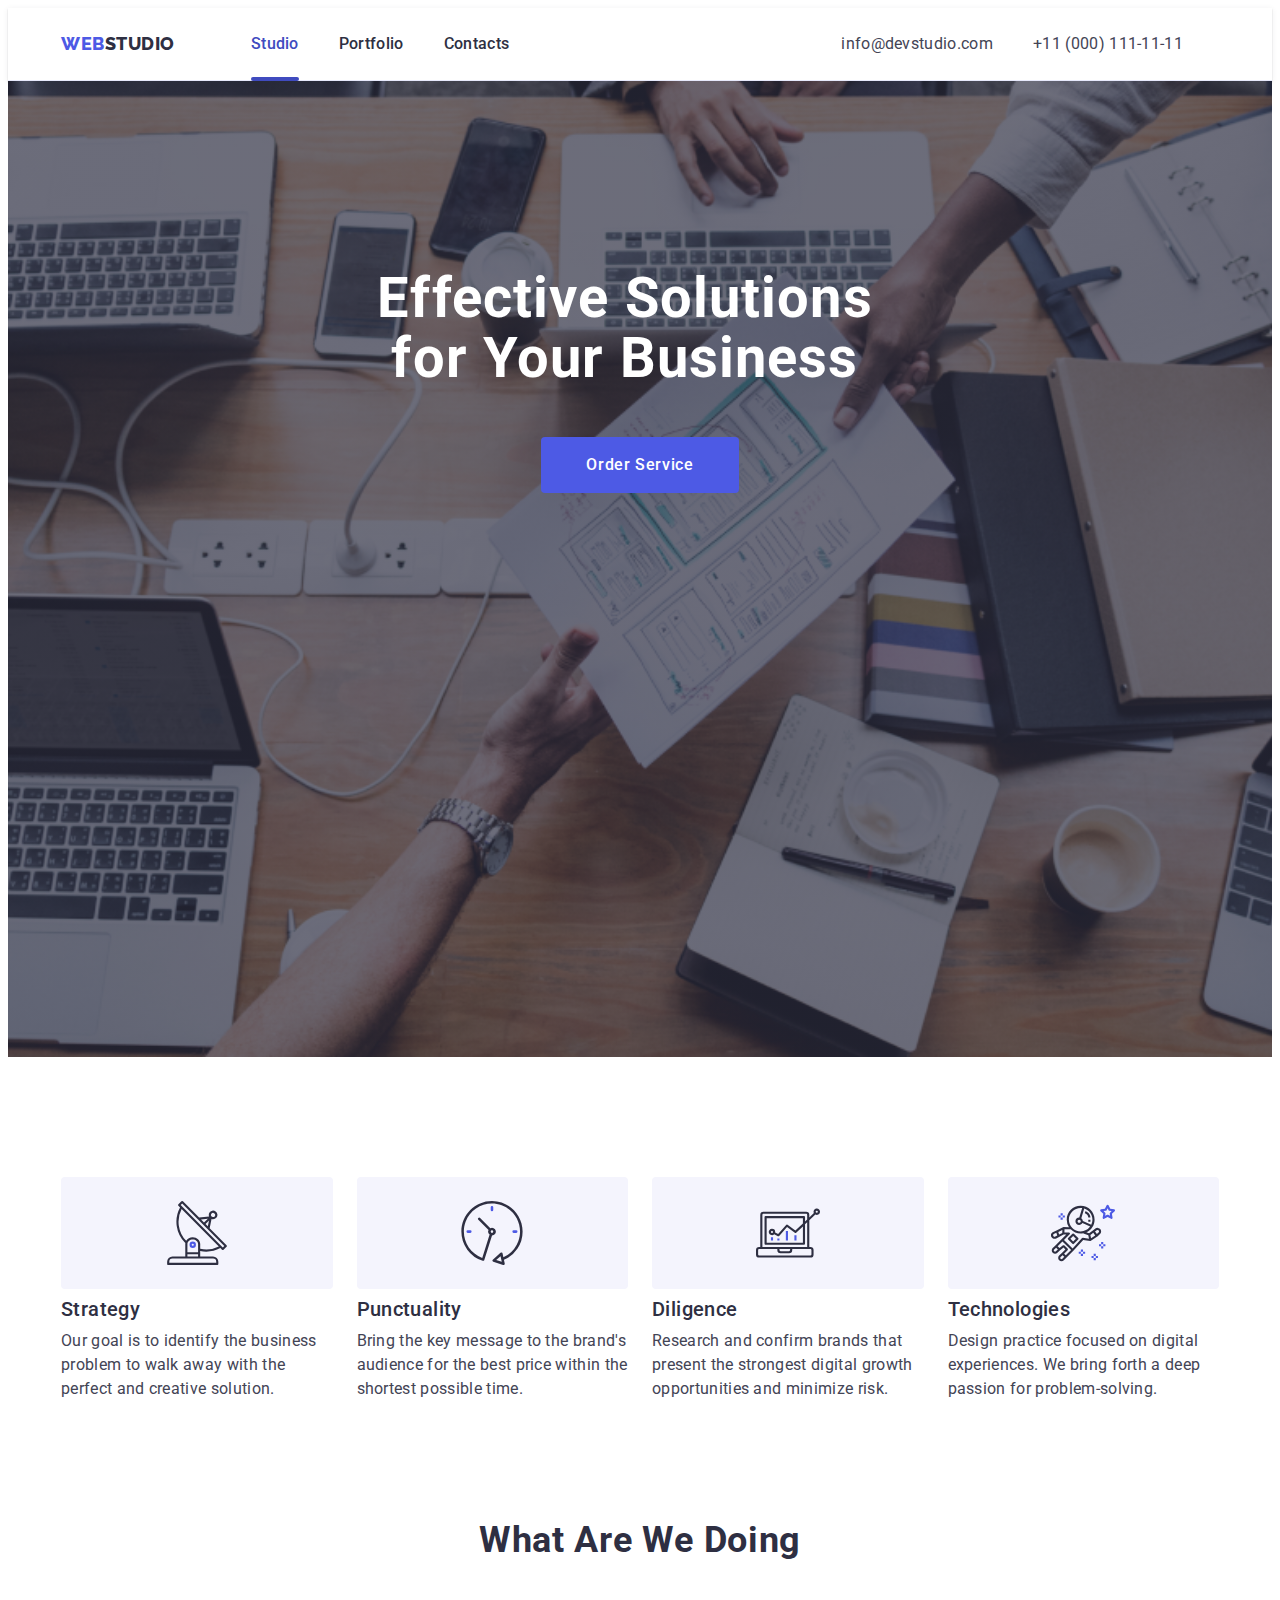
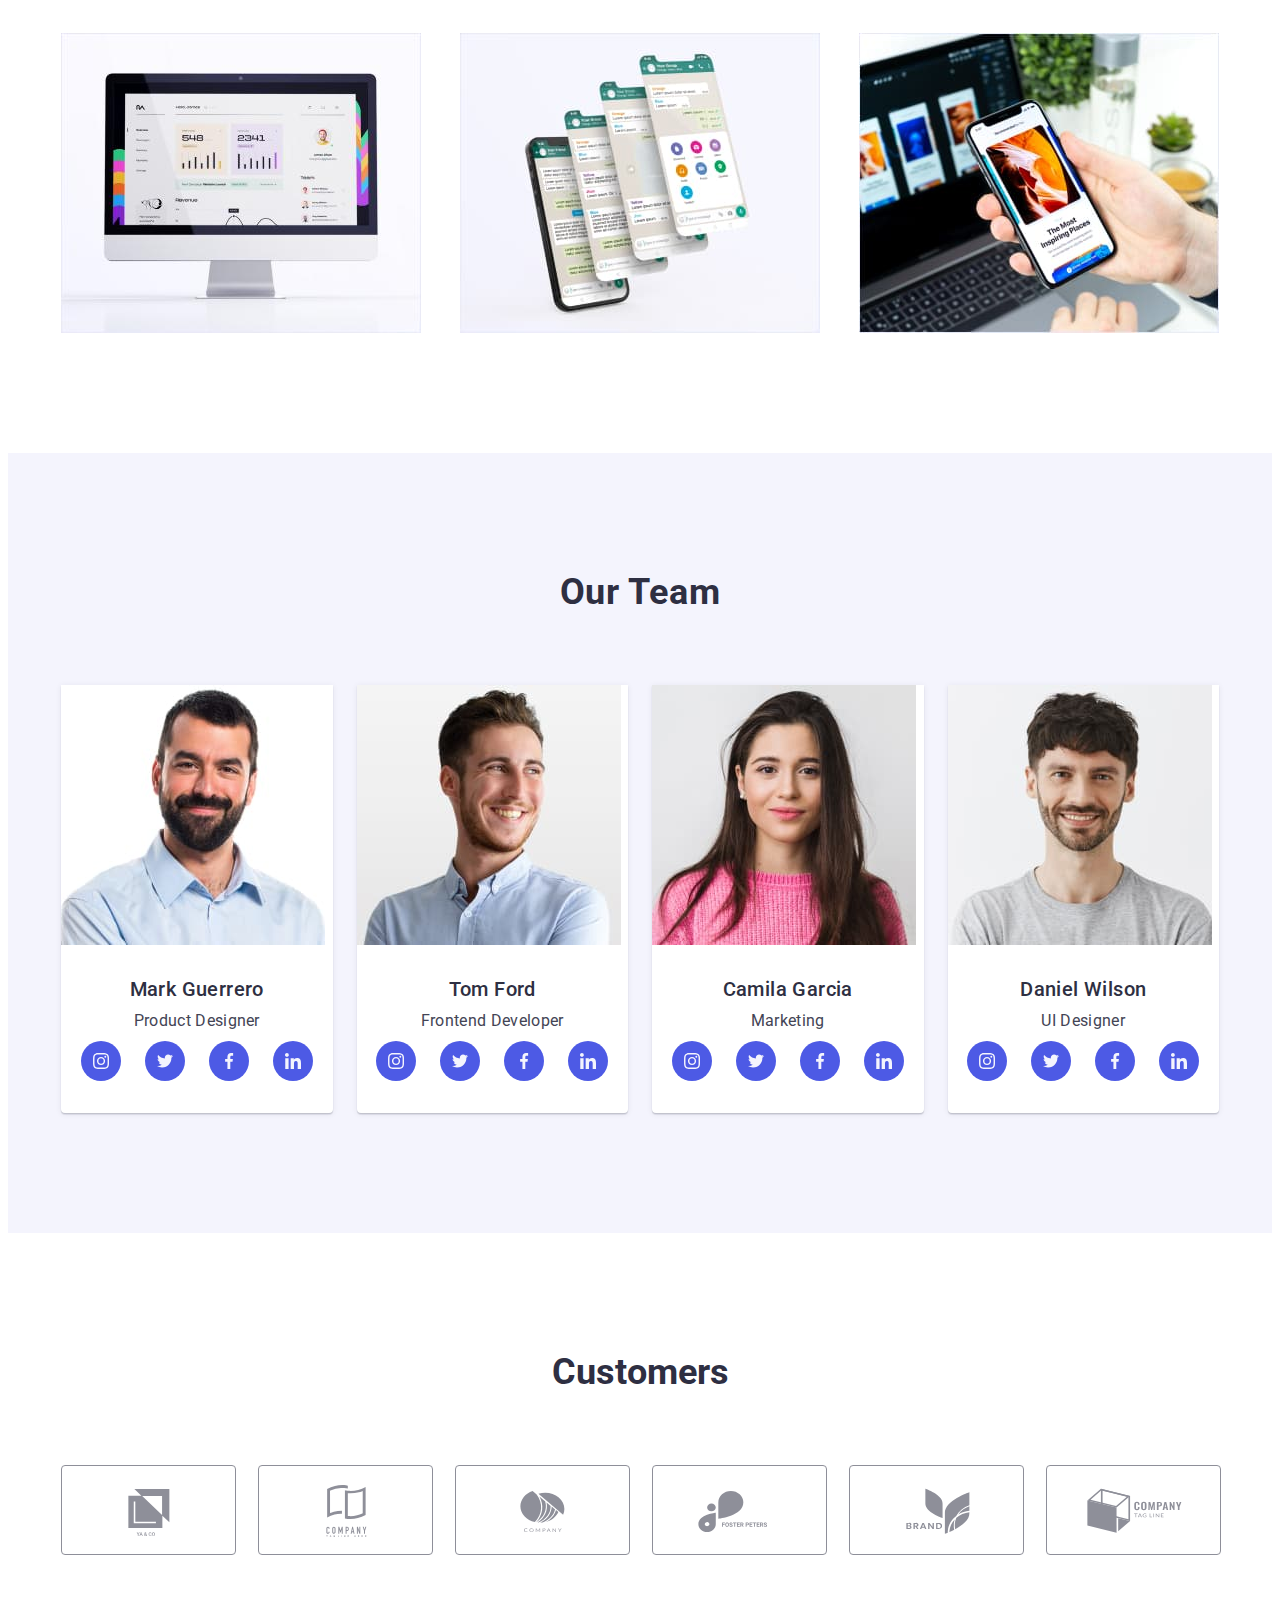
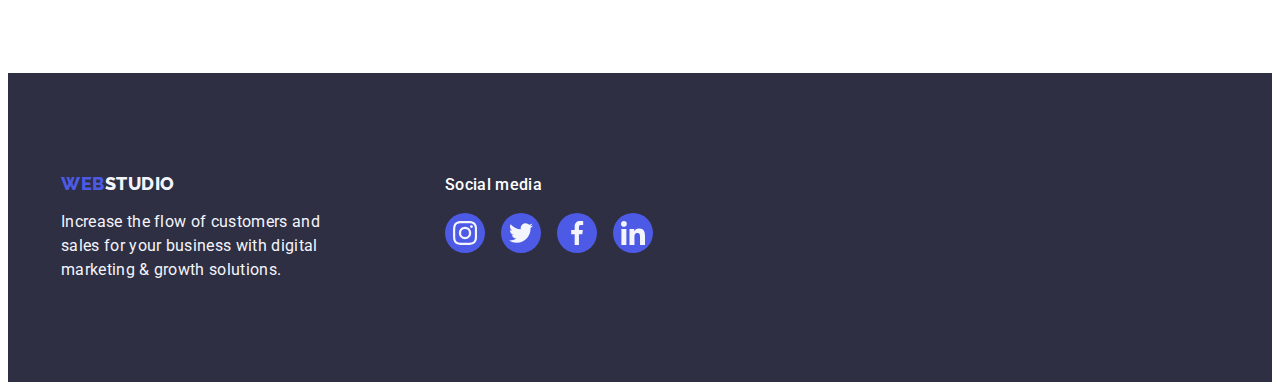
<file: index.html>
<!DOCTYPE html>
<html lang="en">
  <head>
    <meta charset="UTF-8" />
    <meta http-equiv="X-UA-Compatible" content="IE=edge" />
    <meta name="viewport" content="width=device-width, initial-scale=1.0" />
    <!--*+++++++++++++++++++++++++++++++++++++++++++ Connect Fonts +++++++++++++++++++++++++++++++-->
    <link rel="preconnect" href="https://fonts.googleapis.com" />
    <link rel="preconnect" href="https://fonts.gstatic.com" crossorigin />
    <link
      href="https://fonts.googleapis.com/css2?family=Raleway:wght@800&family=Roboto:wght@400;500;700&display=swap"
      rel="stylesheet"
    />
    <!--*+++++++++++++++++++++++++++++++++ Connect normalizer and my stylesheet +++++++++++++++++++++++-->
    <link
      rel="stylesheet"
      href="https://cdnjs.cloudflare.com/ajax/libs/modern-normalize/2.0.0/modern-normalize.min.css"
      integrity="sha512-4xo8blKMVCiXpTaLzQSLSw3KFOVPWhm/TRtuPVc4WG6kUgjH6J03IBuG7JZPkcWMxJ5huwaBpOpnwYElP/m6wg=="
      crossorigin="anonymous"
      referrerpolicy="no-referrer"
    />
    <link rel="stylesheet" href="./css/styles.css" />

    <title>Web Studio</title>
  </head>
  <body class="mainpage">
    <!--*+++++++++++++++++++++++++++++++++++++++++ HEADER +++++++++++++++++++++++++++++++++++-->
    <header class="header">
      <div class="container">
        <nav class="header-navi">
          <a class="header-logo link" href="./index.html"
            >web<span class="header-logo-studio">Studio</span></a
          >
          <ul class="header-bar list">
            <li class="header-link-item">
              <a class="header-link link activ" href="./index.html">Studio</a>
            </li>
            <li class="header-link-item">
              <a class="header-link link" href="./portfolio.html">Portfolio</a>
            </li>
            <li class="header-link-item">
              <a class="header-link link" href="">Contacts</a>
            </li>
          </ul>
        </nav>
        <address class="header-adrs">
          <ul class="header-address-list list">
            <li class="header-address-item">
              <a class="header-address link" href="mailto:info@devstudio.com"
                >info@devstudio.com</a
              >
            </li>
            <li class="header-address-item">
              <a class="header-address link" href="tel:+110001111111"
                >+11 (000) 111-11-11</a
              >
            </li>
          </ul>
        </address>
      </div>
    </header>
    <main>
      <!--*++++++++++++++++++++++++++++++++++ SECTION 1 HERO ++++++++++++++++++++++-->

      <section class="hero bg-img">
        <div class="container">
          <h1 class="hero-title">Effective Solutions for Your Business</h1>
          <button class="hero-btn" type="button" data-modal-open="backdrop">
            Order Service
          </button>
        </div>
      </section>

      <!--*+++++++++++++++++++++++++++++++++ SECTION 2 OUR FEATEURES ++++++++++++++++++-->

      <section class="features">
        <div class="container">
          <h2 class="features-title visually-hidden">Features</h2>
          <ul class="features-list list">
            <li class="features-list-item">
              <div class="featur-icon">
                <svg class="features-list-icon" width="64" height="64">
                  <use href="./images/icons.svg#icon-antenna"></use>
                </svg>
              </div>

              <h3 class="features-list-title">Strategy</h3>
              <p class="features-list-text">
                Our goal is to identify the business problem to walk away with
                the perfect and creative solution.
              </p>
            </li>
            <li class="features-list-item">
              <div class="featur-icon">
                <svg class="features-list-icon" width="64" height="64">
                  <use href="./images/icons.svg#icon-clock"></use>
                </svg>
              </div>
              <h3 class="features-list-title">Punctuality</h3>
              <p class="features-list-text">
                Bring the key message to the brand's audience for the best price
                within the shortest possible time.
              </p>
            </li>
            <li class="features-list-item">
              <div class="featur-icon">
                <svg class="features-list-icon" width="64" height="64">
                  <use href="./images/icons.svg#icon-diagram"></use>
                </svg>
              </div>

              <h3 class="features-list-title">Diligence</h3>
              <p class="features-list-text">
                Research and confirm brands that present the strongest digital
                growth opportunities and minimize risk.
              </p>
            </li>
            <li class="features-list-item">
              <div class="featur-icon">
                <svg class="features-list-icon" width="64" height="64">
                  <use href="./images/icons.svg#icon-astronaut"></use>
                </svg>
              </div>
              <h3 class="features-list-title">Technologies</h3>
              <p class="features-list-text">
                Design practice focused on digital experiences. We bring forth a
                deep passion for problem-solving.
              </p>
            </li>
          </ul>
        </div>
      </section>
      <!--*++++++++++++++++++++++++++++++++++++++++++ SECTION 3 OUR JOB ++++++++++-->

      <section class="ourjob">
        <div class="container">
          <h2 class="ourjob-title">What are we doing</h2>

          <ul class="ourjob-list list">
            <li class="ourjob-list-item">
              <img
                src="./images/Analitics.jpg"
                alt="Web analytics"
                width="360"
              />
            </li>
            <li class="ourjob-list-item">
              <img src="./images/Plugins.jpg" alt="Plugins" width="360" />
            </li>
            <li class="ourjob-list-item">
              <img
                src="./images/Cross-Platform.jpg"
                alt="Cross-Platform"
                width="360"
              />
            </li>
          </ul>
        </div>
      </section>
      <!--*+++++++++++++++++++++++++++++++++++++ SECTION 4 OUR  TEAM  +++++++++++++++++++-->
      <section class="ourteam">
        <div class="container">
          <h2 class="ourteam-title">Our Team</h2>
          <ul class="ourteam-list list">
            <li class="ourteam-list-item">
              <img
                class="ourteam-list-pic"
                src="./images/Mark.jpg"
                alt="photo Mark"
                width="264"
              />
              <div class="namestatus">
                <h3 class="ourteam-list-name">Mark Guerrero</h3>
                <p class="ourteam-list-jobtitle">Product Designer</p>
                <ul class="socialnetwrk-list list">
                  <li class="socialnetwrk-icon">
                    <a href="" class="socialnwrk-link">
                      <svg class="soci-icon" width="16" height="16">
                        <use href="./images/icons.svg#icon-insta"></use>
                      </svg>
                    </a>
                  </li>
                  <li class="socialnetwrk-icon">
                    <a href="" class="socialnwrk-link">
                      <svg class="soci-icon" width="16" height="16">
                        <use href="./images/icons.svg#icon-twitter"></use>
                      </svg>
                    </a>
                  </li>
                  <li class="socialnetwrk-icon">
                    <a href="" class="socialnwrk-link">
                      <svg class="soci-icon" width="16" height="16">
                        <use href="./images/icons.svg#icon-facebook"></use>
                      </svg>
                    </a>
                  </li>
                  <li class="socialnetwrk-icon">
                    <a href="" class="socialnwrk-link">
                      <svg class="soci-icon" width="16" height="16">
                        <use href="./images/icons.svg#icon-linkedin"></use>
                      </svg>
                    </a>
                  </li>
                </ul>
              </div>
            </li>
            <li class="ourteam-list-item">
              <img
                class="ourteam-list-pic"
                src="./images/Tom.jpg"
                alt="photo Tom"
                width="264"
              />
              <div class="namestatus">
                <h3 class="ourteam-list-name">Tom Ford</h3>
                <p class="ourteam-list-jobtitle">Frontend Developer</p>
                <ul class="socialnetwrk-list list">
                  <li class="socialnetwrk-icon">
                    <a href="" class="socialnwrk-link">
                      <svg class="soci-icon" width="16" height="16">
                        <use href="./images/icons.svg#icon-insta"></use>
                      </svg>
                    </a>
                  </li>
                  <li class="socialnetwrk-icon">
                    <a href="" class="socialnwrk-link">
                      <svg class="soci-icon" width="16" height="16">
                        <use href="./images/icons.svg#icon-twitter"></use>
                      </svg>
                    </a>
                  </li>
                  <li class="socialnetwrk-icon">
                    <a href="" class="socialnwrk-link">
                      <svg class="soci-icon" width="16" height="16">
                        <use href="./images/icons.svg#icon-facebook"></use>
                      </svg>
                    </a>
                  </li>
                  <li class="socialnetwrk-icon">
                    <a href="" class="socialnwrk-link">
                      <svg class="soci-icon" width="16" height="16">
                        <use href="./images/icons.svg#icon-linkedin"></use>
                      </svg>
                    </a>
                  </li>
                </ul>
              </div>
            </li>
            <li class="ourteam-list-item">
              <img
                class="ourteam-list-pic"
                src="./images/Camila.jpg"
                alt="photo Camila"
                width="264"
              />
              <div class="namestatus">
                <h3 class="ourteam-list-name">Camila Garcia</h3>
                <p class="ourteam-list-jobtitle">Marketing</p>
                <ul class="socialnetwrk-list list">
                  <li class="socialnetwrk-icon">
                    <a href="" class="socialnwrk-link">
                      <svg class="soci-icon" width="16" height="16">
                        <use href="./images/icons.svg#icon-insta"></use>
                      </svg>
                    </a>
                  </li>
                  <li class="socialnetwrk-icon">
                    <a href="" class="socialnwrk-link">
                      <svg class="soci-icon" width="16" height="16">
                        <use href="./images/icons.svg#icon-twitter"></use>
                      </svg>
                    </a>
                  </li>
                  <li class="socialnetwrk-icon">
                    <a href="" class="socialnwrk-link">
                      <svg class="soci-icon" width="16" height="16">
                        <use href="./images/icons.svg#icon-facebook"></use>
                      </svg>
                    </a>
                  </li>
                  <li class="socialnetwrk-icon">
                    <a href="" class="socialnwrk-link">
                      <svg class="soci-icon" width="16" height="16">
                        <use href="./images/icons.svg#icon-linkedin"></use>
                      </svg>
                    </a>
                  </li>
                </ul>
              </div>
            </li>
            <li class="ourteam-list-item">
              <img
                class="ourteam-list-pic"
                src="./images/Daniel.jpg"
                alt="photo Daniel"
                width="264"
              />
              <div class="namestatus">
                <h3 class="ourteam-list-name">Daniel Wilson</h3>
                <p class="ourteam-list-jobtitle">UI Designer</p>
                <ul class="socialnetwrk-list list">
                  <li class="socialnetwrk-icon">
                    <a href="" class="socialnwrk-link">
                      <svg class="soci-icon" width="16" height="16">
                        <use href="./images/icons.svg#icon-insta"></use>
                      </svg>
                    </a>
                  </li>
                  <li class="socialnetwrk-icon">
                    <a href="" class="socialnwrk-link">
                      <svg class="soci-icon" width="16" height="16">
                        <use href="./images/icons.svg#icon-twitter"></use>
                      </svg>
                    </a>
                  </li>
                  <li class="socialnetwrk-icon">
                    <a href="" class="socialnwrk-link">
                      <svg class="soci-icon" width="16" height="16">
                        <use href="./images/icons.svg#icon-facebook"></use>
                      </svg>
                    </a>
                  </li>
                  <li class="socialnetwrk-icon">
                    <a href="" class="socialnwrk-link">
                      <svg class="soci-icon" width="16" height="16">
                        <use href="./images/icons.svg#icon-linkedin"></use>
                      </svg>
                    </a>
                  </li>
                </ul>
              </div>
            </li>
          </ul>
        </div>
      </section>
      <!-- *++++++++++++++++++++++++++ SECTION 5 CUSTOMERS ++++++++++++++++++-->
      <section class="customers">
        <div class="container">
          <h2 class="customers-title">Customers</h2>

          <ul class="custom-list list">
            <li class="custom-item">
              <a href="" class="custom-link">
                <svg class="custom-icon" width="104" height="56">
                  <use href="./images/icons.svg#icon-complogo1"></use>
                </svg>
              </a>
            </li>

            <li class="custom-item">
              <a href="" class="custom-link">
                <svg class="custom-icon" width="104" height="56">
                  <use href="./images/icons.svg#icon-complogo2"></use>
                </svg>
              </a>
            </li>

            <li class="custom-item">
              <a href="" class="custom-link">
                <svg class="custom-icon" width="104" height="56">
                  <use href="./images/icons.svg#icon-complogo3"></use>
                </svg>
              </a>
            </li>

            <li class="custom-item">
              <a href="" class="custom-link">
                <svg class="custom-icon" width="104" height="56">
                  <use href="./images/icons.svg#icon-complogo4"></use>
                </svg>
              </a>
            </li>

            <li class="custom-item">
              <a href="" class="custom-link">
                <svg class="custom-icon" width="104" height="56">
                  <use href="./images/icons.svg#icon-complogo5"></use>
                </svg>
              </a>
            </li>

            <li class="custom-item">
              <a href="" class="custom-link">
                <svg class="custom-icon" width="104" height="56">
                  <use href="./images/icons.svg#icon-complogo6"></use>
                </svg>
              </a>
            </li>
          </ul>
        </div>
      </section>
    </main>
    <!--*++++++++++++++++++++++++++++++++++++ FOOTER +++++++++++++++++++++-->
    <footer class="footer">
      <div class="container">
        <div class="flogo-text">
          <a class="footer-logo link" href="./index.html"
            >web<span class="footer-logo-studio">Studio</span></a
          >
          <p class="footer-text">
            Increase the flow of customers and sales for your business with
            digital marketing & growth solutions.
          </p>
        </div>

        <div class="ftsocialnrk">
          <p class="fsocialtext">Social media</p>
          <ul class="fsocialnrk-list list">
            <li class="fsocialnrk-item">
              <a href="" class="fsocialnrk-link">
                <svg class="fsocialnrk-icon" width="24" height="24">
                  <use href="./images/icons.svg#icon-insta"></use>
                </svg>
              </a>
            </li>
            <li class="fsocialnrk-item">
              <a href="" class="fsocialnrk-link">
                <svg class="fsocialnrk-icon" width="24" height="24">
                  <use href="./images/icons.svg#icon-twitter"></use>
                </svg>
              </a>
            </li>
            <li class="fsocialnrk-item">
              <a href="" class="fsocialnrk-link">
                <svg class="fsocialnrk-icon" width="24" height="24">
                  <use href="./images/icons.svg#icon-facebook"></use>
                </svg>
              </a>
            </li>
            <li class="fsocialnrk-item">
              <a href="" class="fsocialnrk-link">
                <svg class="fsocialnrk-icon" width="24" height="24">
                  <use href="./images/icons.svg#icon-linkedin"></use>
                </svg>
              </a>
            </li>
          </ul>
        </div>
      </div>
    </footer>

    <div class="backdrop is-hidden" data-modal>
      <div class="modal">
        <button class="mbtn" type="button" data-modal-close>
          <svg class="mbtn-icon" width="8" height="8">
            <use href="./images/icons.svg#icon-mbtn"></use>
          </svg>
        </button>
      </div>
    </div>
    <script src="./js/modal.js"></script>
  </body>
</html>
</file>
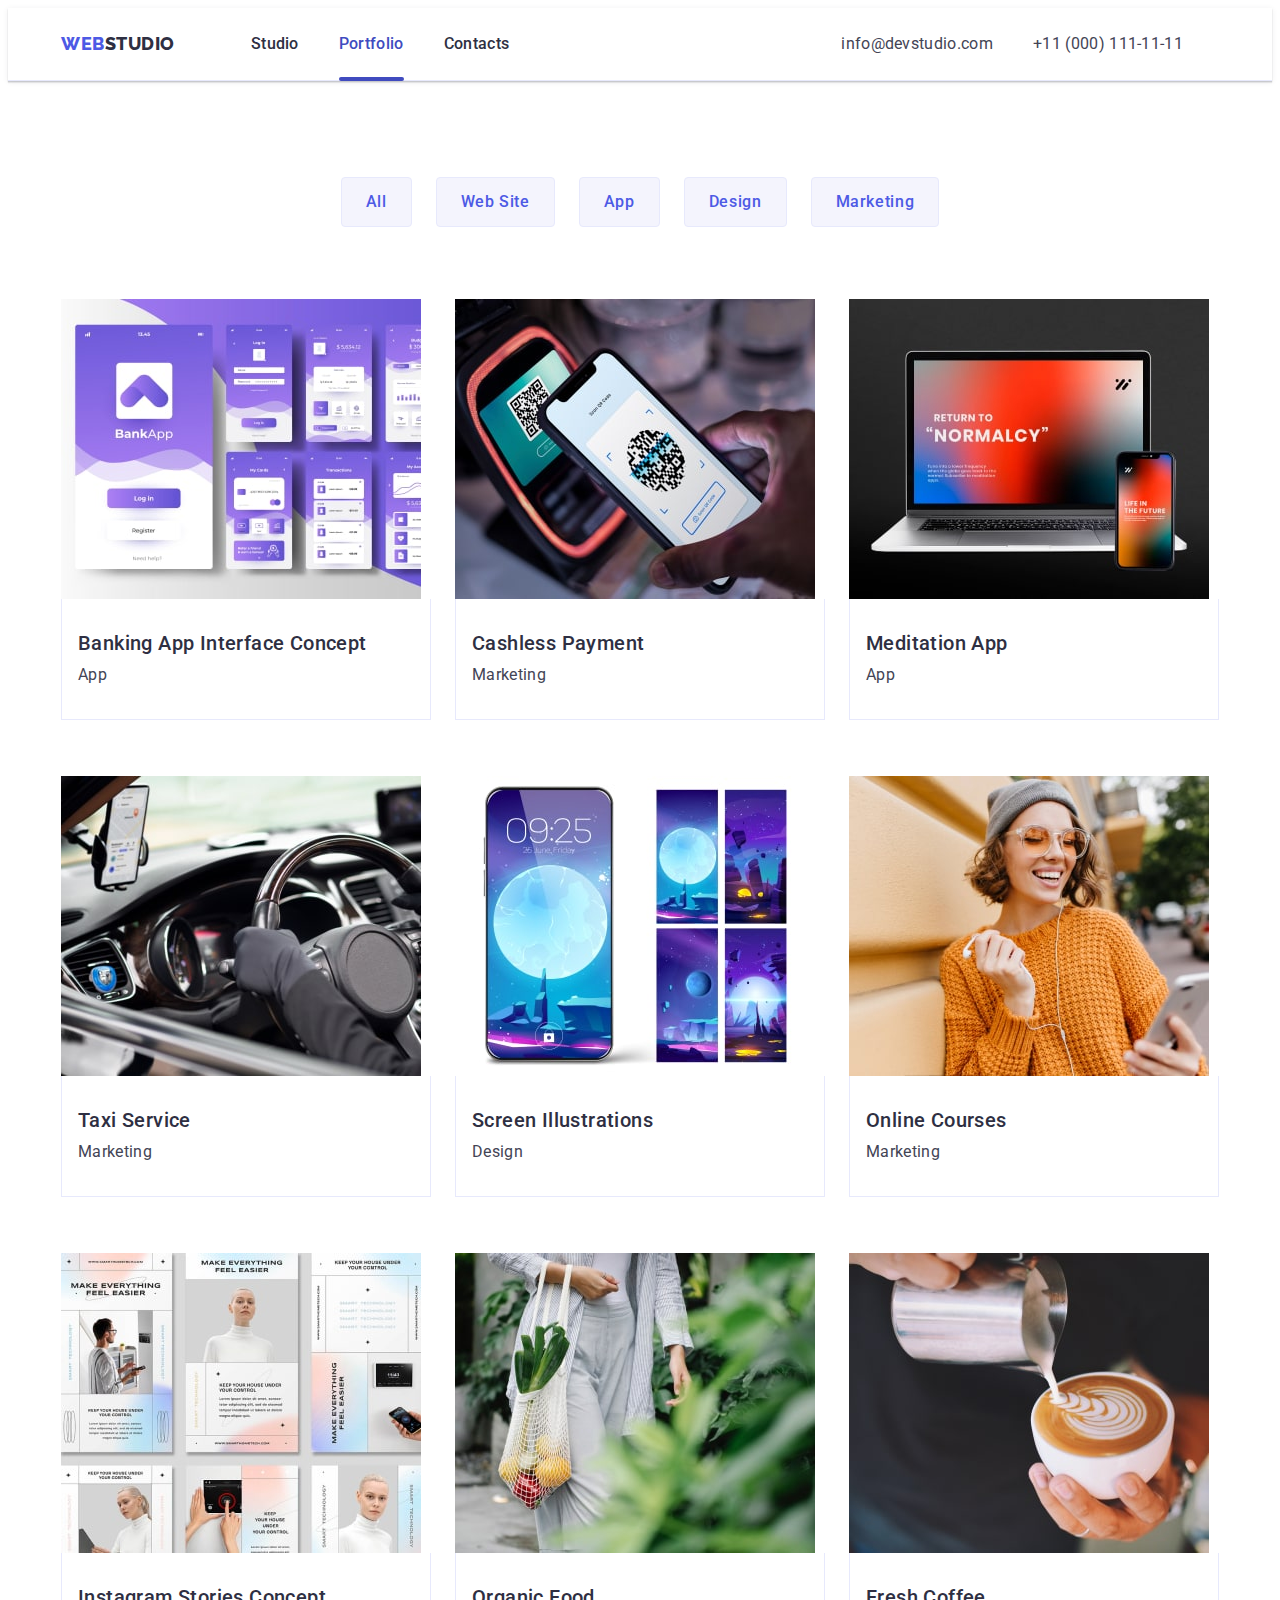
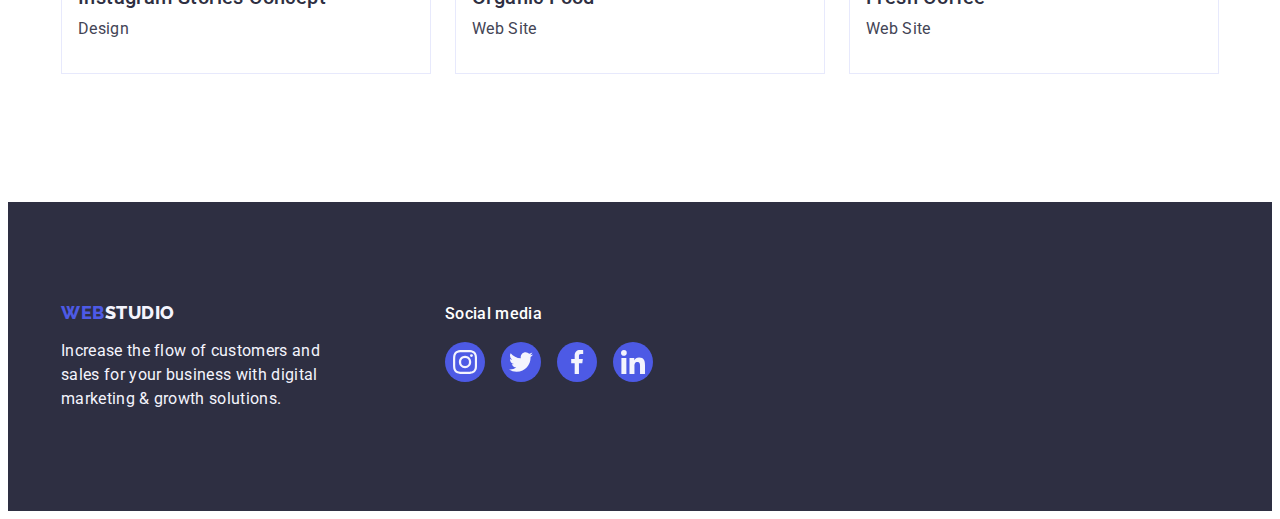
<file: portfolio.html>
<!DOCTYPE html>
<html lang="en">
  <head>
    <meta charset="UTF-8" />
    <meta http-equiv="X-UA-Compatible" content="IE=edge" />
    <meta name="viewport" content="width=device-width, initial-scale=1.0" />
    <!--*--------------------------------Connect Fonts---------------------------------------------*-->
    <link rel="preconnect" href="https://fonts.googleapis.com" />
    <link rel="preconnect" href="https://fonts.gstatic.com" crossorigin />
    <link
      href="https://fonts.googleapis.com/css2?family=Raleway:wght@800&family=Roboto:wght@400;500;700&display=swap"
      rel="stylesheet"
    />
    <!--*----------------------------Connect normalizer and my stylesheet---------------------*-->
    <link
      rel="stylesheet"
      href="https://cdnjs.cloudflare.com/ajax/libs/modern-normalize/2.0.0/modern-normalize.min.css"
      integrity="sha512-4xo8blKMVCiXpTaLzQSLSw3KFOVPWhm/TRtuPVc4WG6kUgjH6J03IBuG7JZPkcWMxJ5huwaBpOpnwYElP/m6wg=="
      crossorigin="anonymous"
      referrerpolicy="no-referrer"
    />
    <link rel="stylesheet" href="./css/styles.css" />
    <title>Portfolio</title>
  </head>
  <body class="mainpage">
    <!--*--------------------------------  HEADER ----------------------------->
    <header class="header">
      <div class="container">
        <nav class="header-navi">
          <a class="header-logo link" href="./index.html"
            >web<span class="header-logo-studio">Studio</span></a
          >
          <ul class="header-bar list">
            <li class="header-link-item">
              <a class="header-link link" href="./index.html">Studio</a>
            </li>
            <li class="header-link-item">
              <a class="header-link link activ" href="./portfolio.html"
                >Portfolio</a
              >
            </li>
            <li class="header-link-item">
              <a class="header-link link" href="">Contacts</a>
            </li>
          </ul>
        </nav>
        <address class="header-adrs">
          <ul class="header-address-list list">
            <li class="header-address-item">
              <a class="header-address link" href="mailto:info@devstudio.com"
                >info@devstudio.com</a
              >
            </li>
            <li class="header-address-item">
              <a class="header-address link" href="tel:+110001111111"
                >+11 (000) 111-11-11</a
              >
            </li>
          </ul>
        </address>
      </div>
    </header>
    <main>
      <!--*================BUTTON==================== -->
      <section class="ourworks">
        <div class="container">
          <h1 class="title visually-hidden">Our Works</h1>

          <ul class="filter-list list">
            <li class="filter-list-item list">
              <button class="filter-btn" type="button">
                <span class="filter-btn-text">All</span>
              </button>
            </li>
            <li class="filter-list-item link">
              <button class="filter-btn" type="button">
                <span class="filter-btn-text">Web Site</span>
              </button>
            </li>
            <li class="filter-list-item link">
              <button class="filter-btn" type="button">
                <span class="filter-btn-text">App</span>
              </button>
            </li>
            <li class="filter-list-item link">
              <button class="filter-btn" type="button">
                <span class="filter-btn-text">Design</span>
              </button>
            </li>
            <li class="filter-list-item link">
              <button class="filter-btn" type="button">
                <span class="filter-btn-text">Marketing</span>
              </button>
            </li>
          </ul>
          <!--*--------------------- IMG-H3_TEXT ------------------------------ -->
          <ul class="works-list list">
            <li class="works-list-item">
              <a href="" rel="no-referrer" class="work-list-link link"
                ><div class="work-list-wrap">
                  <img src="./images/img-8.jpg" alt="colored rectangles" />
                  <p class="work-list-text">
                    14 Stylish and User-Friendly App Design Concepts · Task
                    Manager App · Calorie Tracker App · Exotic Fruit Ecommerce
                    App · Cloud Storage App
                  </p>
                </div>

                <div class="workdiscript">
                  <h2 class="works-list-title">
                    Banking App Interface Concept
                  </h2>
                  <p class="works-list-text">App</p>
                </div></a
              >
            </li>
            <li class="works-list-item">
              <a href="" rel="no-referrer" class="work-list-link link"
                ><div class="work-list-wrap">
                  <img src="./images/img-7.jpg" alt="qr code on phone" />
                  <p class="work-list-text">
                    14 Stylish and User-Friendly App Design Concepts · Task
                    Manager App · Calorie Tracker App · Exotic Fruit Ecommerce
                    App · Cloud Storage App
                  </p>
                </div>
                <div class="workdiscript">
                  <h2 class="works-list-title">Cashless Payment</h2>
                  <p class="works-list-text">Marketing</p>
                </div></a
              >
            </li>
            <li class="works-list-item">
              <a href="" rel="no-referrer" class="work-list-link link"
                ><div class="work-list-wrap">
                  <img src="./images/img-6.jpg" alt="loptop with phone" />
                  <p class="work-list-text">
                    14 Stylish and User-Friendly App Design Concepts · Task
                    Manager App · Calorie Tracker App · Exotic Fruit Ecommerce
                    App · Cloud Storage App
                  </p>
                </div>
                <div class="workdiscript">
                  <h2 class="works-list-title">Meditation App</h2>
                  <p class="works-list-text">App</p>
                </div></a
              >
            </li>
            <li class="works-list-item">
              <a href="" rel="no-referrer" class="work-list-link link"
                ><div class="work-list-wrap">
                  <img
                    src="./images/img-5.jpg"
                    alt="drive with phon navigation"
                  />
                  <p class="work-list-text">
                    14 Stylish and User-Friendly App Design Concepts · Task
                    Manager App · Calorie Tracker App · Exotic Fruit Ecommerce
                    App · Cloud Storage App
                  </p>
                </div>
                <div class="workdiscript">
                  <h2 class="works-list-title">Taxi Service</h2>
                  <p class="works-list-text">Marketing</p>
                </div></a
              >
            </li>
            <li class="works-list-item">
              <a href="" rel="no-referrer" class="work-list-link link"
                ><div class="work-list-wrap">
                  <img src="./images/img-4.jpg" alt="nice screensaver" />
                  <p class="work-list-text">
                    14 Stylish and User-Friendly App Design Concepts · Task
                    Manager App · Calorie Tracker App · Exotic Fruit Ecommerce
                    App · Cloud Storage App
                  </p>
                </div>
                <div class="workdiscript">
                  <h2 class="works-list-title">Screen Illustrations</h2>
                  <p class="works-list-text">Design</p>
                </div></a
              >
            </li>
            <li class="works-list-item">
              <a href="" rel="no-referrer" class="work-list-link link"
                ><div class="work-list-wrap">
                  <img src="./images/img-3.jpg" alt="pretty girl use phone" />
                  <p class="work-list-text">
                    14 Stylish and User-Friendly App Design Concepts · Task
                    Manager App · Calorie Tracker App · Exotic Fruit Ecommerce
                    App · Cloud Storage App
                  </p>
                </div>
                <div class="workdiscript">
                  <h2 class="works-list-title">Online Courses</h2>
                  <p class="works-list-text">Marketing</p>
                </div></a
              >
            </li>
            <li class="works-list-item">
              <a href="" rel="no-referrer" class="work-list-link link"
                ><div class="work-list-wrap">
                  <img src="./images/img-2.jpg" alt="pictures of insta story" />
                  <p class="work-list-text">
                    14 Stylish and User-Friendly App Design Concepts · Task
                    Manager App · Calorie Tracker App · Exotic Fruit Ecommerce
                    App · Cloud Storage App
                  </p>
                </div>
                <div class="workdiscript">
                  <h2 class="works-list-title">Instagram Stories Concept</h2>
                  <p class="works-list-text">Design</p>
                </div></a
              >
            </li>
            <li class="works-list-item">
              <a href="" rel="no-referrer" class="work-list-link link"
                ><div class="work-list-wrap">
                  <img src="./images/img-1.jpg" alt="vegetables in bag" />
                  <p class="work-list-text">
                    14 Stylish and User-Friendly App Design Concepts · Task
                    Manager App · Calorie Tracker App · Exotic Fruit Ecommerce
                    App · Cloud Storage App
                  </p>
                </div>
                <div class="workdiscript">
                  <h2 class="works-list-title">Organic Food</h2>
                  <p class="works-list-text">Web Site</p>
                </div></a
              >
            </li>
            <li class="works-list-item">
              <a href="" rel="no-referrer" class="work-list-link link"
                ><div class="work-list-wrap">
                  <img src="./images/img.jpg" alt="cap of latte" />
                  <p class="work-list-text">
                    14 Stylish and User-Friendly App Design Concepts · Task
                    Manager App · Calorie Tracker App · Exotic Fruit Ecommerce
                    App · Cloud Storage App
                  </p>
                </div>
                <div class="workdiscript">
                  <h2 class="works-list-title">Fresh Coffee</h2>
                  <p class="works-list-text">Web Site</p>
                </div>
              </a>
            </li>
          </ul>
        </div>
      </section>
    </main>
    <!--*--------------------------- Footer ------------------------->
    <footer class="footer">
      <div class="container">
        <div class="flogo-text">
          <a class="footer-logo link" href="./index.html"
            >web<span class="footer-logo-studio">Studio</span></a
          >
          <p class="footer-text">
            Increase the flow of customers and sales for your business with
            digital marketing & growth solutions.
          </p>
        </div>

        <div class="ftsocialnrk">
          <p class="fsocialtext">Social media</p>
          <ul class="fsocialnrk-list list">
            <li class="fsocialnrk-item">
              <a href="" class="fsocialnrk-link">
                <svg class="fsocialnrk-icon" width="24" height="24">
                  <use href="./images/icons.svg#icon-insta"></use>
                </svg>
              </a>
            </li>
            <li class="fsocialnrk-item">
              <a href="" class="fsocialnrk-link">
                <svg class="fsocialnrk-icon" width="24" height="24">
                  <use href="./images/icons.svg#icon-twitter"></use>
                </svg>
              </a>
            </li>
            <li class="fsocialnrk-item">
              <a href="" class="fsocialnrk-link">
                <svg class="fsocialnrk-icon" width="24" height="24">
                  <use href="./images/icons.svg#icon-facebook"></use>
                </svg>
              </a>
            </li>
            <li class="fsocialnrk-item">
              <a href="" class="fsocialnrk-link">
                <svg class="fsocialnrk-icon" width="24" height="24">
                  <use href="./images/icons.svg#icon-linkedin"></use>
                </svg>
              </a>
            </li>
          </ul>
        </div>
      </div>
    </footer>
  </body>
</html>
</file>
<file: css/styles.css>
h1,
h2,
h3,
h4,
h5,
h6,
p,
il,
ol {
  margin: 0;
}
img {
  display: block;
}

:root {
  --ocean: #404bbf;
  --iris: #4d5ae5;
  --navyblue: #2f2f42;
  --green: #31d0aa;
  --slate: #434455;
  --lightslate: #8e8f99;
  --cornflower: #e7e9fc;
  --cloud: #f4f4fd;
  --navybluemodal: #2e2f42;
  --grey: #808080;
  --white: #ffffff;
  --dairy: #fcfcfc;
}
/* *========== link and list decoration ================ */
.link {
  text-decoration: none;
}

.list {
  list-style: none;
  margin: 0;
  padding: 0;
}

/* *================ Hover and Focus  Studio and Folio ang Footer ======== */

.hero-btn:hover {
  background-color: var(--ocean);
}
.hero-btn:focus {
  background-color: var(--ocean);
}
.header-link:hover {
  color: var(--ocean);
}
.header-link:focus {
  color: var(--ocean);
}
.header-address:hover {
  color: var(--ocean);
}
.header-address:focus {
  color: var(--ocean);
}
.filter-btn:is(:hover, :focus) {
  background-color: var(--ocean);
  color: var(--white);
}
.filter-btn:hover {
  border: 1px solid transparent;
  box-shadow: 0px 3px 1px rgba(0, 0, 0, 0.1), 0px 2px 1px rgba(0, 0, 0, 0.08),
    0px 2px 2px rgba(0, 0, 0, 0.12);
}
.filter-btn:focus {
  border: 1px solid transparent;
  box-shadow: 0px 3px 1px rgba(0, 0, 0, 0.1), 0px 2px 1px rgba(0, 0, 0, 0.08),
    0px 2px 2px rgba(0, 0, 0, 0.12);
}

.work-list-link:focus {
  box-shadow: 0px 1px 6px rgba(46, 47, 66, 0.08),
    0px 1px 1px rgba(46, 47, 66, 0.16), 0px 2px 1px rgba(46, 47, 66, 0.08);
}

.work-list-link:hover {
  box-shadow: 0px 1px 6px rgba(46, 47, 66, 0.08),
    0px 1px 1px rgba(46, 47, 66, 0.16), 0px 2px 1px rgba(46, 47, 66, 0.08);
}
.socialnwrk-link:hover {
  background-color: var(--ocean);
}
.socialnwrk-link:focus {
  background-color: var(--ocean);
}
.fsocialnrk-link:hover {
  background-color: var(--green);
}
.fsocialnrk-link:focus {
  background-color: var(--green);
}

/* * ===================== START =============================== */
body {
  font-family: "Roboto", sans-serif;
  color: var(--slate);
  background-color: var(--white);
}

/** ================== HEADER =================== */
.header {
  border-bottom: 1px solid var(--cornflower);
  box-shadow: 0px 2px 1px rgba(46, 47, 66, 0.08),
    0px 1px 1px rgba(46, 47, 66, 0.16), 0px 1px 6px rgba(46, 47, 66, 0.08);
}
.header .container {
  display: flex;
  align-items: center;
  width: 1158px;
  height: 72px;
  padding: 0 15px;
  margin: 0 auto;
}
.header-navi {
  display: flex;
  align-items: center;
}

.header-logo {
  font-family: "Raleway", sans-serif;
  font-weight: 800;
  font-size: 18px;
  line-height: 1.17;
  color: var(--iris);
  letter-spacing: 0.03em;
  text-transform: uppercase;
  margin-right: 76px;
}
.header-logo-studio {
  color: var(--navybluemodal);
}
.header-bar {
  display: flex;
  align-items: center;
  padding: 0;
  gap: 40px;
}

.header-link {
  font-family: "Roboto", sans-serif;
  font-weight: 500;
  font-size: 16px;
  line-height: 1.5;
  letter-spacing: 0.02em;
  color: var(--navybluemodal);
  padding: 24px 0;
  position: relative;
}

.activ {
  transition: color 250ms cubic-bezier(0.4, 0, 0.2, 1);
  color: var(--ocean);
}

.header-link.activ::after {
  position: absolute;
  content: "";
  bottom: -4px;
  width: 100%;
  height: 4px;
  left: 0;
  background-color: var(--ocean);
  border-radius: 2px;
}

.header-adrs {
  display: flex;
  align-items: center;
  margin-left: 332px;
}
.header-address-list {
  display: flex;
  padding: 0;
  gap: 40px;
}

.header-address {
  font-style: normal;
  font-size: 16px;
  line-height: 1.5;
  letter-spacing: 0.02em;
  color: var(--slate);

  transition: color 250ms cubic-bezier(0.4, 0, 0.2, 1);
}

/** ================= HERO ==================== **/

.hero {
  height: 600px;
  background-color: var(--navybluemodal);
  padding: 188px 0;
  display: flex;
  margin: 0 auto;
}
.bg-img {
  background-image: linear-gradient(
      rgba(46, 47, 66, 0.7),
      rgba(46, 47, 66, 0.7)
    ),
    url(../images/people-office.jpg);
  max-width: 1440px;
  background-repeat: no-repeat;
  background-position: center;
  background-size: cover;
}

.hero .container {
  display: flex;
  width: 1158px;
  padding: 0 15px;
  margin: 0 auto;
  flex-direction: column;
}

.hero-title {
  font-family: "Roboto", sans-serif;
  font-weight: 700;
  font-size: 56px;
  line-height: 1.07;
  text-align: center;
  letter-spacing: 0.02em;
  color: var(--white);
  max-width: 496px;
  height: 120px;
  margin-left: 316px;
  margin-right: 316px;
}
.hero-btn {
  font-family: "Roboto", sans-serif;
  font-style: normal;
  font-weight: 500;
  font-size: 16px;
  line-height: 1.5;
  letter-spacing: 0.04em;
  color: var(--white);
  cursor: pointer;
  border: 0;
  background: var(--iris);
  min-width: 169px;
  height: 56px;
  border-radius: 4px;
  margin-top: 48px;
  margin-left: 480px;
  margin-right: 480px;
  margin-bottom: 0;
  transition: background-color 250ms cubic-bezier(0.4, 0, 0.2, 1);
}
/** ================= FEATURES =============== */

.features {
  padding: 120px 0;
}
/**====== Hidden title ===== */
.visually-hidden {
  position: absolute;
  width: 1px;
  height: 1px;
  margin: -1px;
  border: 0;
  padding: 0;
  white-space: nowrap;
  clip-path: inset(100%);
  clip: rect(0 0 0 0);
  overflow: hidden;
}
.features .container {
  display: flex;
  width: 1158px;
  padding: 0 15px;
  margin: 0 auto;
}
.featur-icon {
  display: flex;
  align-items: center;
  justify-content: center;
  height: 112px;
  background-color: #f4f4fd;
  border-radius: 4px;
  margin-bottom: 8px;
  flex-direction: column;
}

.features-list {
  display: flex;
  gap: 24px;
}
.features-list-item {
  flex-basis: calc((100% - 3 * 24px) / 4);
}

.features-list-title {
  font-family: "Roboto", sans-serif;
  font-weight: 500;
  font-size: 20px;
  line-height: 1.2;
  letter-spacing: 0.02em;
  color: var(--navybluemodal);
  margin-bottom: 8px;
}
.features-list-text {
  font-family: "Roboto";
  font-weight: 400;
  font-size: 16px;
  line-height: 1.5;
  letter-spacing: 0.02em;
  color: var(--slate);
}

/** ============= OURJOB =============== */
.ourjob {
  padding-bottom: 120px;
}
.ourjob .container {
  display: flex;
  width: 1158px;
  padding: 0 15px;
  margin: 0 auto;

  flex-direction: column;
}

.ourjob-title {
  font-family: "Roboto", sans-serif;
  font-style: normal;
  font-weight: 700;
  font-size: 36px;
  line-height: 1.11;
  text-align: center;
  letter-spacing: 0.02em;
  text-transform: capitalize;
  color: var(--navybluemodal);
  margin-left: auto;
  margin-right: auto;
  margin-bottom: 72px;
}
.ourjob-list {
  display: flex;
  padding: 0;
  margin: 0;
  justify-content: space-between;
  gap: 24px;
}

/** ================= OURTEAM ============= */
.ourteam {
  background-color: var(--cloud);

  padding: 120px 0;
}
.ourteam .container {
  display: flex;
  width: 1158px;
  padding: 0 15px;
  margin: 0 auto;
  flex-direction: column;
}

.ourteam-title {
  font-family: "Roboto", sans-serif;
  font-weight: 700;
  font-size: 36px;
  line-height: 1.11;
  text-align: center;
  letter-spacing: 0.02em;
  text-transform: capitalize;
  color: var(--navybluemodal);
  margin-bottom: 72px;
}
.ourteam-list {
  list-style: none;
  display: flex;
  gap: 24px;
  padding: 0;
  margin: 0;
}

.ourteam-list-item {
  background-color: var(--white);
  flex-basis: calc((100% - 3 * 24px) / 4);
  border-radius: 0px 0px 4px 4px;
  box-shadow: 0px 1px 6px rgba(46, 47, 66, 0.08),
    0px 1px 1px rgba(46, 47, 66, 0.16), 0px 2px 1px rgba(46, 47, 66, 0.08);
}
.namestatus {
  padding: 32px 16px;
}

.ourteam-list-name {
  font-family: "Roboto", sans-serif;
  font-style: normal;
  font-weight: 500;
  font-size: 20px;
  line-height: 1.2;
  letter-spacing: 0.02em;
  color: var(--navybluemodal);
  text-align: center;
  margin-bottom: 8px;
}
.ourteam-list-jobtitle {
  font-family: "Roboto", sans-serif;
  font-style: normal;
  font-weight: 400;
  font-size: 16px;
  line-height: 1.5;
  letter-spacing: 0.02em;
  color: var(--slate);
  text-align: center;
}
.socialnetwrk-list {
  display: flex;
  justify-content: center;
  gap: 24px;
  list-style: none;
  padding: 0;
  padding-top: 8px;
}
.socialnetwrk-icon {
  width: 40px;
  height: 40px;
}
.socialnwrk-link {
  width: 100%;
  height: 100%;
  background-color: var(--iris);
  border-radius: 50%;
  display: flex;
  align-items: center;
  justify-content: center;
  transition: background-color 250ms cubic-bezier(0.4, 0, 0.2, 1);
}

.soci-icon {
  fill: var(--cloud);
}
/* *============== Customers ============ */

.customers {
  padding-top: 120px;
  padding-bottom: 120px;
}


.customers .container {
  display: flex;
  width: 1158px;
  padding: 0 15px;
  margin: 0 auto;
  flex-direction: column;
}
.customers-title {
  font-size: 36px;
  line-height: 1.11;
  color: var(--navybluemodal);
  margin-bottom: 72px;
  text-align: center;
}
.custom-list {
  display: flex;
  gap: 24px;
}
.custom-item {
  width: calc((100% - 120px) / 6);
  height: 88px;
}
.custom-link {
  width: 100%;
  height: 100%;
  border: 1px solid var(--lightslate);
  border-radius: 4px;
  display: flex;
  align-items: center;
  justify-content: center;
  color: var(--lightslate);
  transition: border-color 250ms cubic-bezier(0.4, 0, 0.2, 1),
    color 250ms cubic-bezier(0.4, 0, 0.2, 1);
}
.custom-link:hover {
  color: var(--ocean);
  border-color: var(--ocean);
}

.custom-link:focus {
  color: var(--ocean);
  border-color: var(--ocean);
}
.custom-icon {
  fill: currentColor;
}

/** ================= FOOTER =============== */
.footer {
  background: var(--navybluemodal);
  padding: 100px 0;
}

.footer .container {
  display: flex;
  width: 1158px;
  padding: 0 15px;
  margin: 0 auto;
  align-items: baseline;
}
.flogo-text {
  margin-right: 120px;
}

.footer-logo {
  display: inline-block;
  font-family: "Raleway", sans-serif;
  font-weight: 800;
  font-size: 18px;
  line-height: 1.17;
  letter-spacing: 0.03em;
  text-transform: uppercase;
  color: var(--iris);
  margin-bottom: 16px;
}

.footer-logo-studio {
  color: var(--cloud);
}
.footer-text {
  font-family: "Roboto", sans-serif;
  font-style: normal;
  font-weight: 400;
  font-size: 16px;
  line-height: 1.5;
  letter-spacing: 0.02em;
  color: var(--cloud);
  max-width: 264px;
}
.fsocialtext {
  font-weight: 500;
  font-size: 16px;
  line-height: 1.5;
  letter-spacing: 0.02em;
  color: var(--white);
  margin-bottom: 16px;
}
.fsocialnrk-list {
  display: flex;
  gap: 16px;
}
.fsocialnrk-item {
  width: 40px;
  height: 40px;
}
.fsocialnrk-link {
  width: 100%;
  height: 100%;
  background-color: var(--iris);
  border-radius: 50%;
  display: flex;
  align-items: center;
  justify-content: center;
  transition: background-color 250ms cubic-bezier(0.4, 0, 0.2, 1);
}

.fsocialnrk-icon {
  fill: var(--cloud);
}

/** ================ Portfolio BTN ================= */

.ourworks {
  padding: 96px 0 120px;
}
.visually-hidden {
  position: absolute;
  width: 1px;
  height: 1px;
  margin: -1px;
  border: 0;
  padding: 0;
  white-space: nowrap;
  clip-path: inset(100%);
  clip: rect(0 0 0 0);
  overflow: hidden;
}

.ourworks .container {
  display: flex;
  width: 1158px;
  padding: 0 15px;
  margin: 0 auto;

  flex-direction: column;
}

.filter-list {
  display: flex;
  justify-content: center;
  gap: 24px;
  margin-bottom: 72px;
}
.filter-btn {
  font-family: "Roboto", sans-serif;
  font-weight: 500;
  font-size: 16px;
  line-height: 1.5;
  text-align: center;
  letter-spacing: 0.04em;
  cursor: pointer;
  color: var(--iris);
  background: var(--cloud);
  padding: 12px 24px;
  border: 1px solid var(--cornflower);
  border-radius: 4px;
  transition: color 250ms cubic-bezier(0.4, 0, 0.2, 1),
    background-color 250ms cubic-bezier(0.4, 0, 0.2, 1),
    border-color 250ms cubic-bezier(0.4, 0, 0.2, 1),
    box-shadow 250ms cubic-bezier(0.4, 0, 0.2, 1);
}

/** =============== Prtfolio Works IMG-h3-Text ================ */

.works-list {
  display: flex;
  flex-wrap: wrap;
  column-gap: 24px;
  row-gap: 48px;
  padding: 0;
  margin: 0;
}

.works-list-item {
  width: calc((100% - 48px) / 3);
}
.workdiscript {
  padding: 32px 16px;
  border: 1px solid var(--cornflower);
  border-top: none;
  margin-bottom: 8px;
}
.work-list-link {
  display: block;
  transition: box-shadow 250ms cubic-bezier(0.4, 0, 0.2, 1);
}
.work-list-wrap {
  position: relative;
  overflow: hidden;
}
.work-list-link:hover .work-list-text {
  transform: translateY(0);
}
.work-list-link:focus .work-list-text {
  transform: translateY(0);
}
.work-list-text {
  position: absolute;
  height: 100%;
  top: 0;
  padding: 40px 32px;

  color: var(--cloud);
  background-color: var(--iris);
  font-size: 16px;
  line-height: 1.5;
  letter-spacing: 0.02em;
  transform: translateY(100%);
  transition: transform 250ms cubic-bezier(0.4, 0, 0.2, 1);
}

.works-list-title {
  margin-bottom: 8px;
  font-family: "Roboto", sans-serif;
  font-weight: 500;
  font-size: 20px;
  line-height: 1.2;
  letter-spacing: 0.02em;
  color: var(--navybluemodal);
}
.works-list-text {
  font-family: "Roboto", sans-serif;
  font-weight: 400;
  font-size: 16px;
  line-height: 1.5;
  letter-spacing: 0.02em;
  color: var(--slate);
}
/** =============== MODAL  ================ */
.backdrop {
  position: fixed;
  top: 0;
  left: 0;
  width: 100%;
  height: 100%;
  background-color: rgba(46, 47, 66, 0.4);
  transition: opacity 250ms cubic-bezier(0.4, 0, 0.2, 1),
    visibility 250ms cubic-bezier(0.4, 0, 0.2, 1);
}
.is-hidden {
  opacity: 0;
  visibility: hidden;
  pointer-events: none;
}
.modal {
  position: absolute;
  top: 50%;
  left: 50%;
  transform: translate(-50%, -50%) scale(1);
  width: 408px;
  min-height: 584px;
  background: var(--dairy);
  box-shadow: 0px 1px 1px rgba(0, 0, 0, 0.14), 0px 1px 3px rgba(0, 0, 0, 0.12),
    0px 2px 1px rgba(0, 0, 0, 0.2);
  border-radius: 4px;
  transition: transform 250ms cubic-bezier(0.4, 0, 0.2, 1);
}
.backdrop.is-hidden .modal {
  transform: translate(-50%, -50%) scaleY(0);
  transition: transform 250ms cubic-bezier(0.4, 0, 0.2, 1);
}

.mbtn {
  position: absolute;
  top: 24px;
  right: 24px;
  width: 24px;
  height: 24px;
  border-radius: 50%;
  display: flex;
  align-items: center;
  justify-content: center;
  background-color: #e7e9fc;
  border: 1px solid rgba(0, 0, 0, 0.1);
  padding: 0;
  cursor: pointer;
  transition: background-color 250ms cubic-bezier(0.4, 0, 0.2, 1),
    border 250ms cubic-bezier(0.4, 0, 0.2, 1);
}
.mbtn:hover {
  background-color: var(--ocean);
  border: none;
  fill: var(--white);
}
.mbtn:focus {
  background-color: var(--ocean);
  border: none;
  fill: var(--white);
}
.mbtn-icon {
  transition: fill 250ms cubic-bezier(0.4, 0, 0.2, 1);
}
</file>
